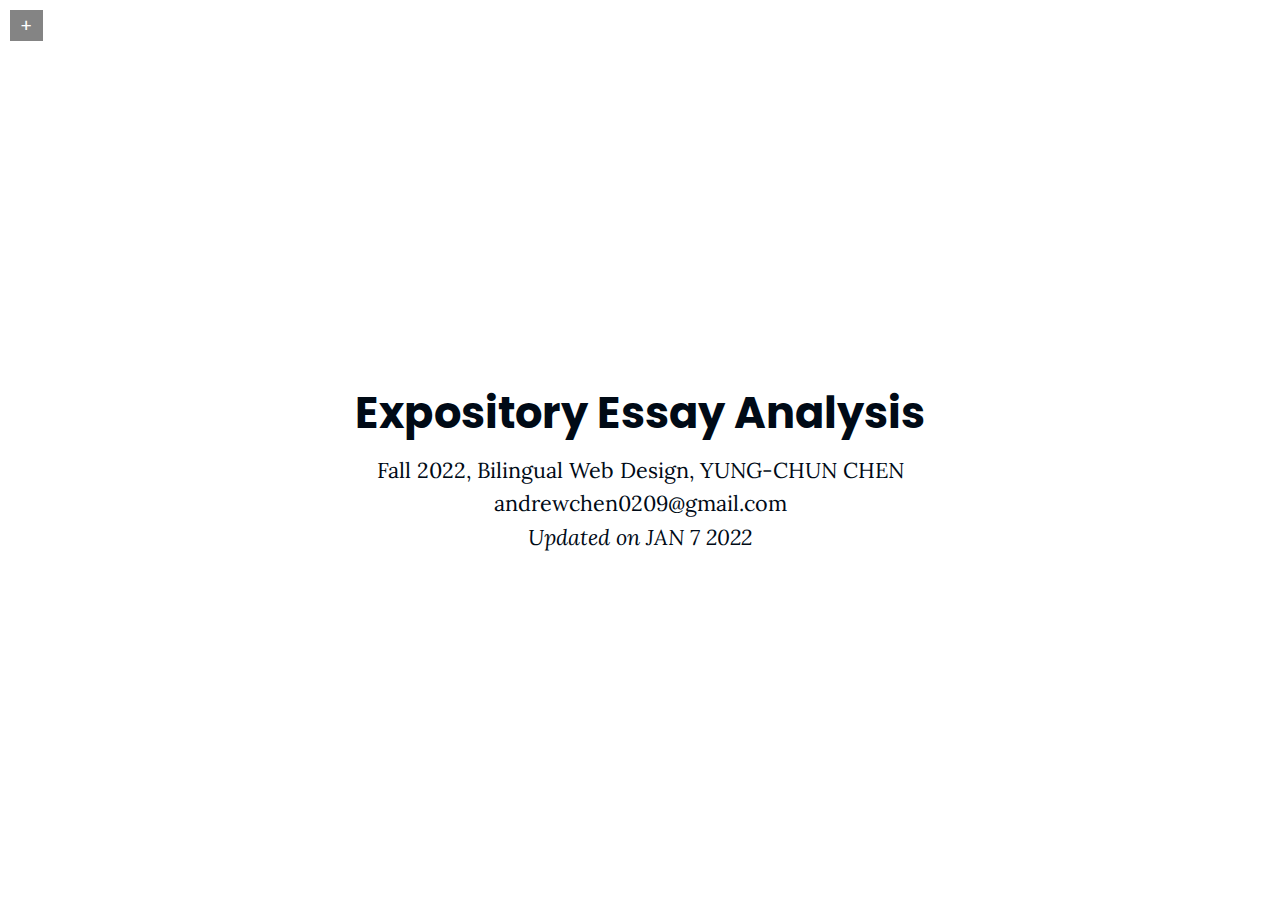
<file: analysis/index.html>
<!DOCTYPE HTML>
<html lang="en-us">
	<head>
		<title>Expository Essay Analysis: Home</title>
		<meta charset="utf-8">
		<link rel="stylesheet" href="style.css">
		<script src="https://code.jquery.com/jquery-3.6.1.min.js"></script>
		<script src="demo.js"></script>
	</head>
	<body>
		<nav>
			<a><span style="display: inline-block;">+</span></a><a href="index.html">Home</a><a href="example.html">Essay Example</a><a href="analysis.html">Structural Analysis</a>
		</nav>
		<article style="text-align: center; position: absolute; width: 100%; top: 50%; transform: translateY(-50%);">
			<h1>Expository Essay Analysis</h1>
            <p>Fall 2022, Bilingual Web Design, YUNG-CHUN CHEN<br/>
                andrewchen0209@gmail.com
            </p>
            <p><em>Updated on JAN 7 2022</em></p>
		</article>
	</body>
</html>
</file>
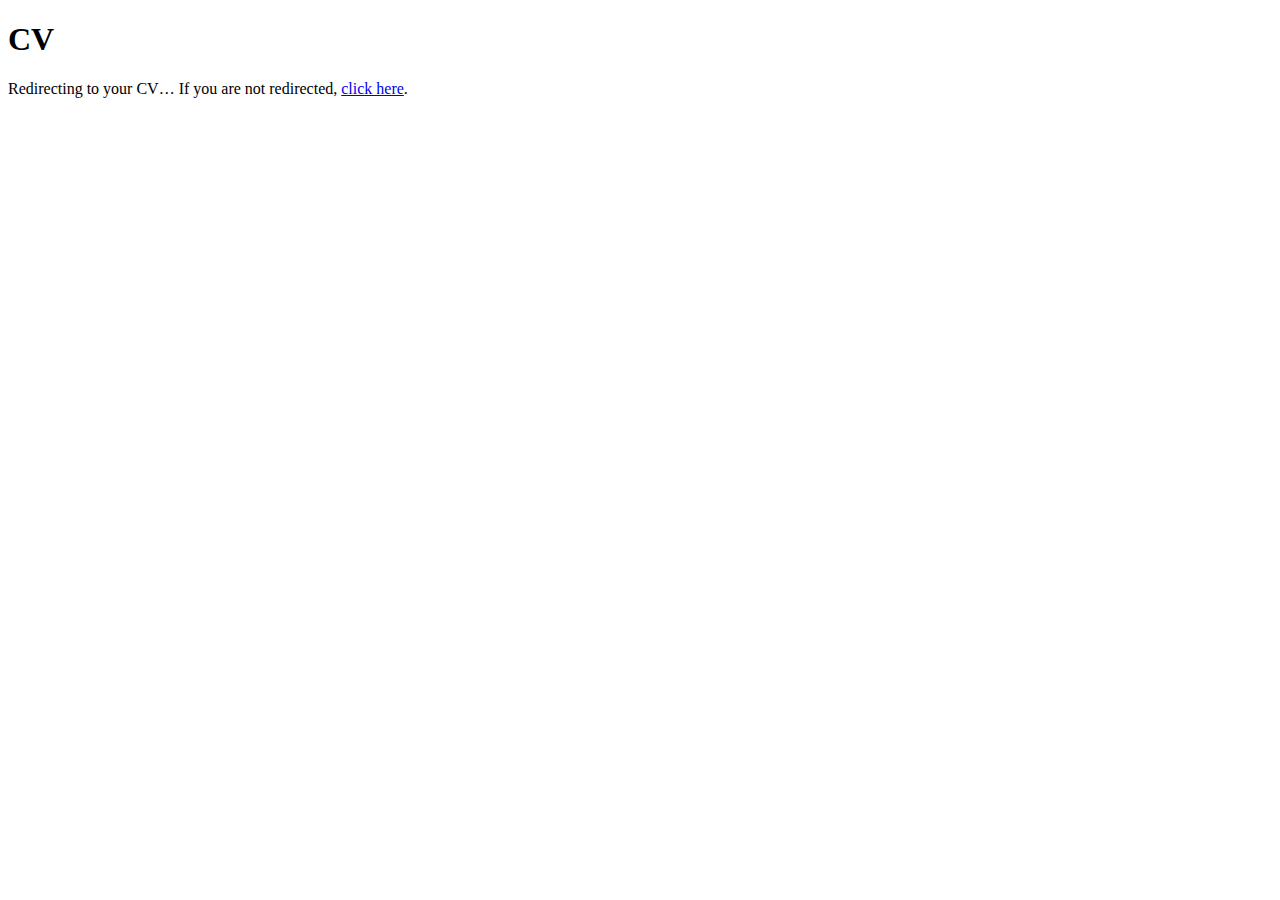
<file: cv/index.html>
<!doctype html>
<html lang="en">
  <head>
    <meta charset="utf-8">
    <title>CV</title>
    <meta http-equiv="refresh" content="0; url=../assets/cv.pdf">
    <link rel="canonical" href="../assets/cv.pdf">
  </head>
  <body>
    <main>
      <h1>CV</h1>
      <p>Redirecting to your CV… If you are not redirected, 
        <a href="../assets/cv.pdf" target="_blank" rel="noopener">click here</a>.
      </p>
    </main>
  </body>
</html>
</file>
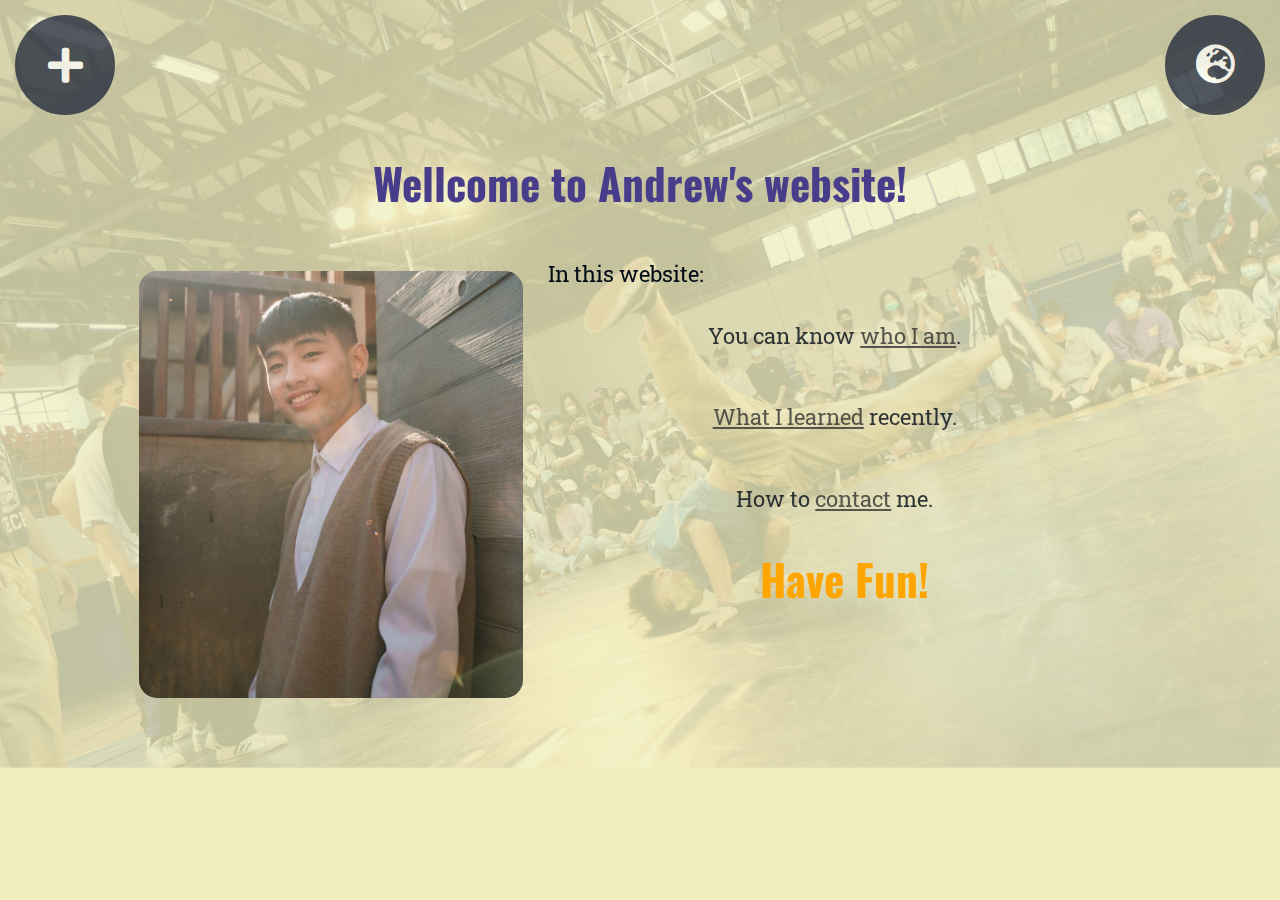
<file: personal/index.html>
<!DOCTYPE html>
<html lang="en">

<head>
    <title>Autobiography: Home</title>
    <meta charset="utf-8">
    <link rel="stylesheet" href="./style.css">
    <link rel='stylesheet' href='https://fonts.googleapis.com/css2?family=Poppins:wght@600&display=swap'>
    <link rel='stylesheet' href='https://cdnjs.cloudflare.com/ajax/libs/font-awesome/5.15.2/css/all.min.css'>
    <script src="https://code.jquery.com/jquery-3.6.1.min.js"></script>
    <link rel="icon" href="./img/indexicon.png" type="image/x-icon">
    <style>
        section > p{
            background-color: transparent;
            opacity: 1;
        }
    </style>
</head>

<body>
    <img src="./img/Background.jpg" />
    <div class="menu">
        <a href="index.html"><i class="fas fa-home"></i></a>
        <a href="autobiography.html"><i class="fas fa-user"></i></a>
        <a href="gameIntro.html"><i class="fas fa-gamepad"></i></a>
        <a href="info.html"><i class="fas fa-info"></i></a>
        <button id="toggle-btn">
            <i class="fas fa-plus"></i>
        </button>
        <button id="translate-btn">
            <span class="ch"><i class="fas fa-globe-asia"></i></span>
            <span class="en"><i class="fas fa-globe-europe"></i></span>
        </button>
        <button id="backToTop-btn">
            <i class="fas fa-chevron-up"></i>
        </button>
    </div>
    <article style="position: absolute;
    width: 100%; top: 20%; transform: translateY(-10%);">
        <section style="text-align: center;">
            <h1 style="color: darkslateblue; " class="en">Wellcome to Andrew's website!</h1>
            <h1 style="color: darkslateblue; " class="ch">歡迎來到駿的網站!</h1>
        </section>
        <section class="ch">
            <figure style="padding: 5vh 0; float: left; margin-right: 2vw;">
                <img class="me" src="./img/auto2.jpg">
            </figure>
            <br>
            在這個網站裡: <br>
            <p style="text-indent: 0%; padding: 2%; text-align: center;">
                你可以知道<a href="./autobiography.html">我是誰</a>.<br>
            </p>
            <p style="text-indent: 0%; padding: 2%; text-align: center;">
                我最近<a href="./gameIntro.html">學了甚麼</a><br>
            </p>
            <p style="text-indent: 0%; padding: 2%; text-align: center;">
                如何<a href="./info.html">聯絡</a>我<br>
            </p>
        </section>
        <section class="en">
            <figure style="padding: 5vh 0; float: left; margin-right: 2vw;">
                <img class="me" src="./img/auto2.jpg">
            </figure>
            <br>
            In this website: <br>
            <p style="text-indent: 0%; padding: 2%; text-align: center;">
                You can know <a href="./autobiography.html">who I am</a>.<br>
            </p>
            <p style="text-indent: 0%; padding: 2%; text-align: center;">
                <a href="./gameIntro.html">What I learned</a> recently.<br>
            </p>
            <p style="text-indent: 0%; padding: 2%; text-align: center;">
                How to <a href="./info.html">contact</a> me.<br>
            </p>
        </section>
        <section style="text-align: center;" class="en">
            <h1 style="color: orange; ">Have Fun!</h1>
        </section>
        <section style="text-align: center;" class="ch">
            <!-- 這句翻很爛但我想不到更好的 -->
            <h1 style="color: orange; ">玩得開心~</h1>
        </section>
    </article>

</body>
<script src="./script.js"></script>
</html>
</file>
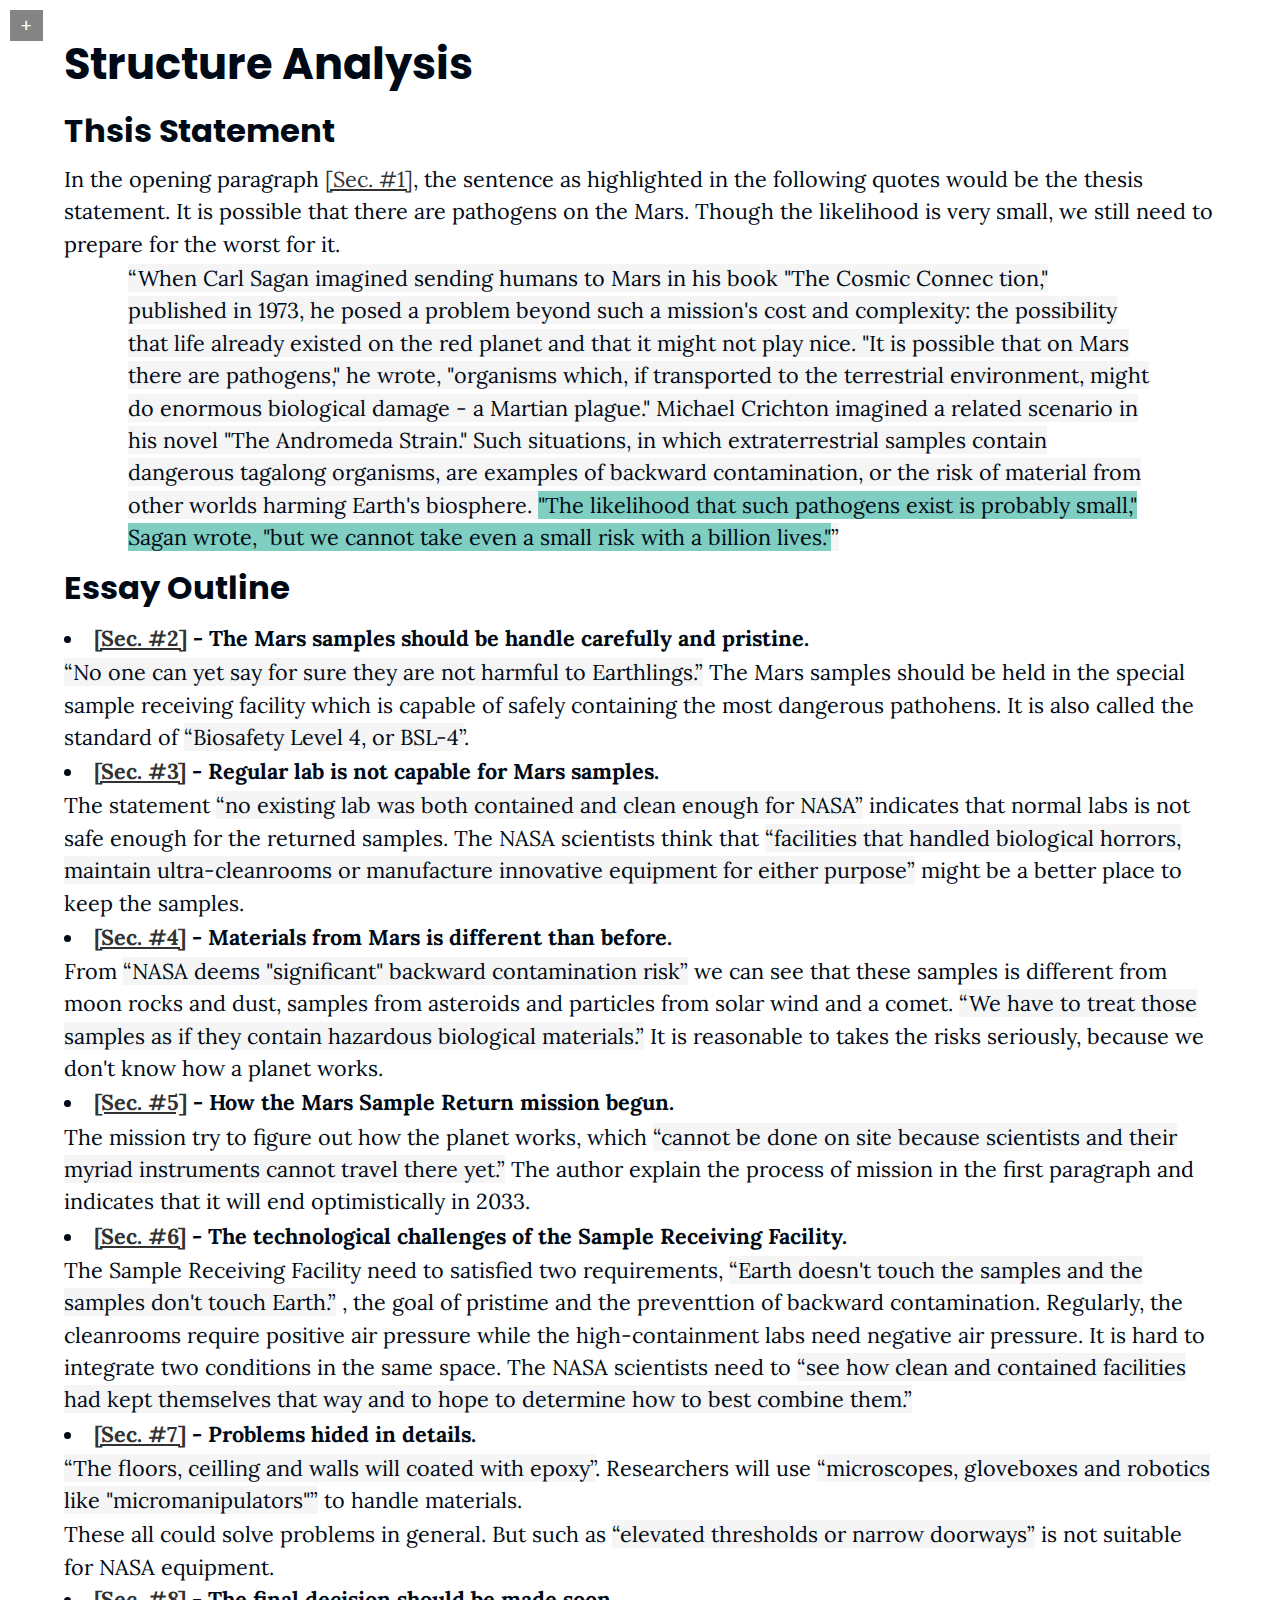
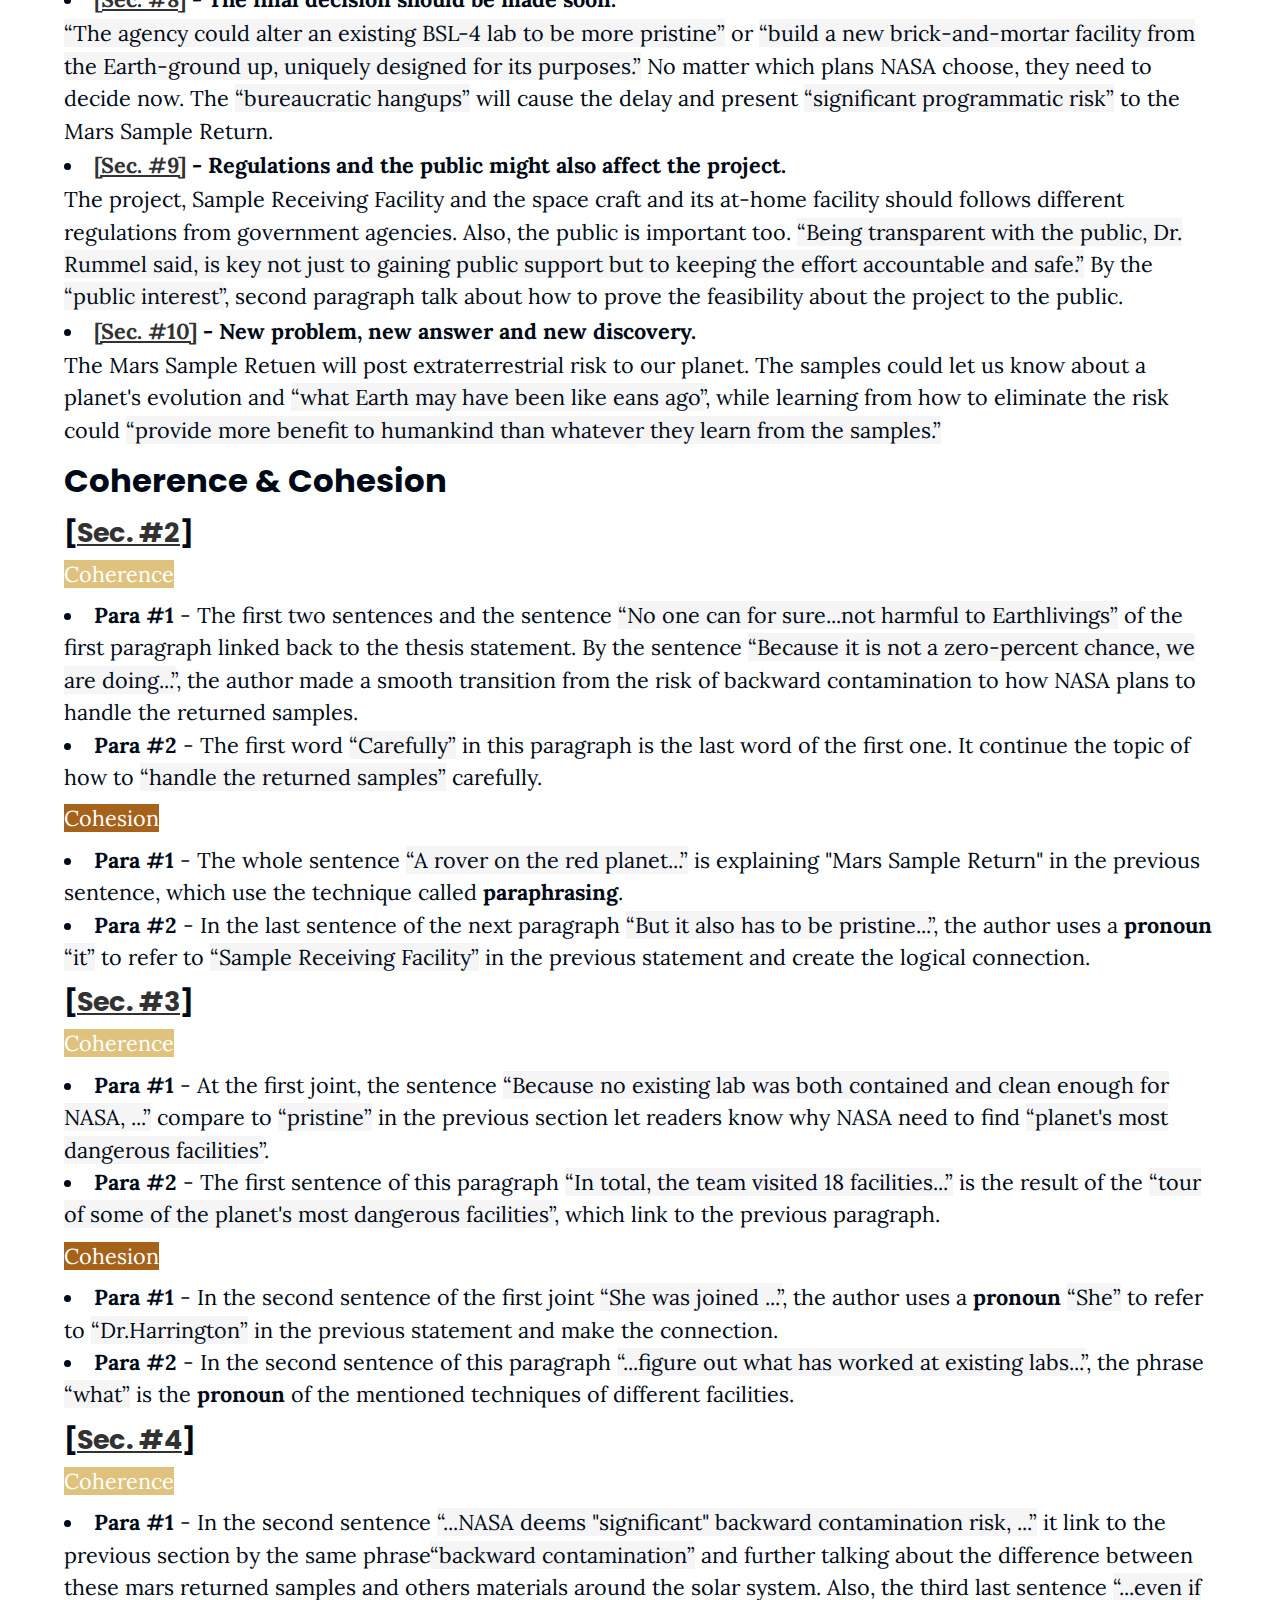
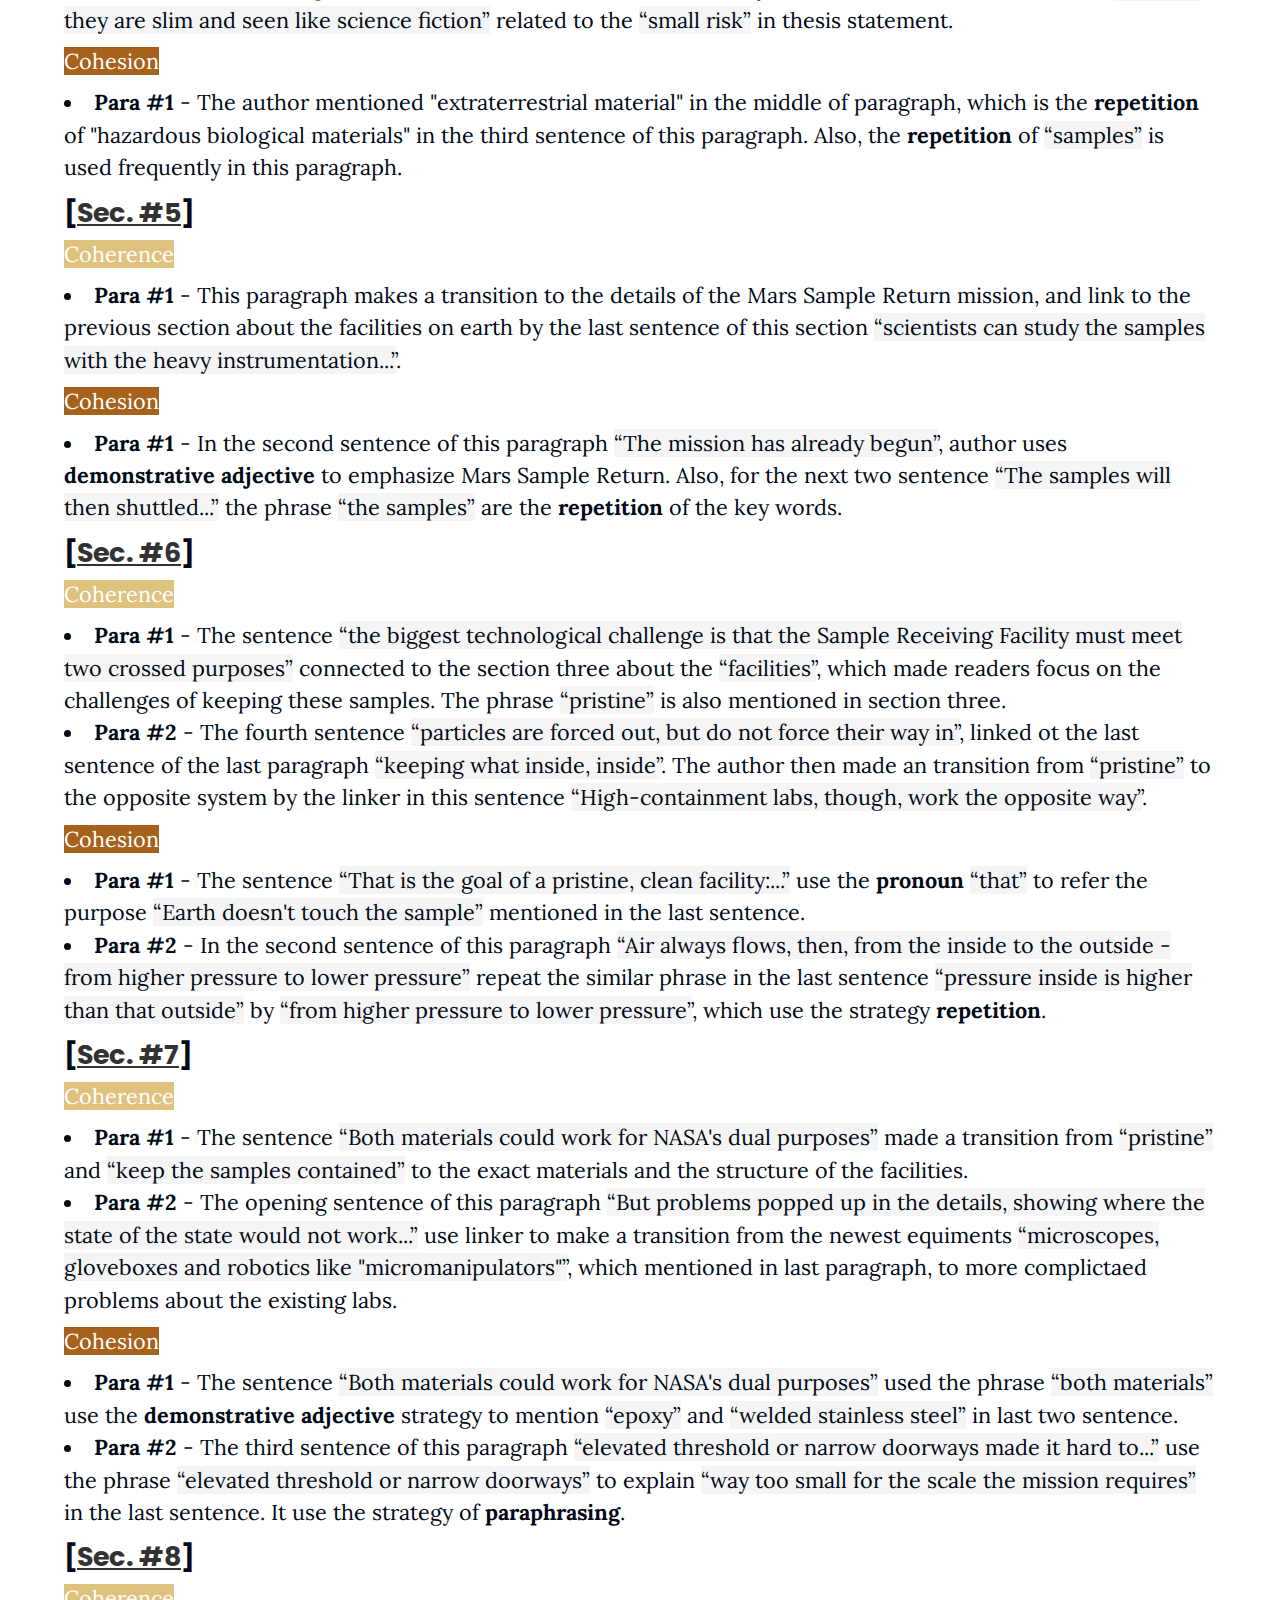
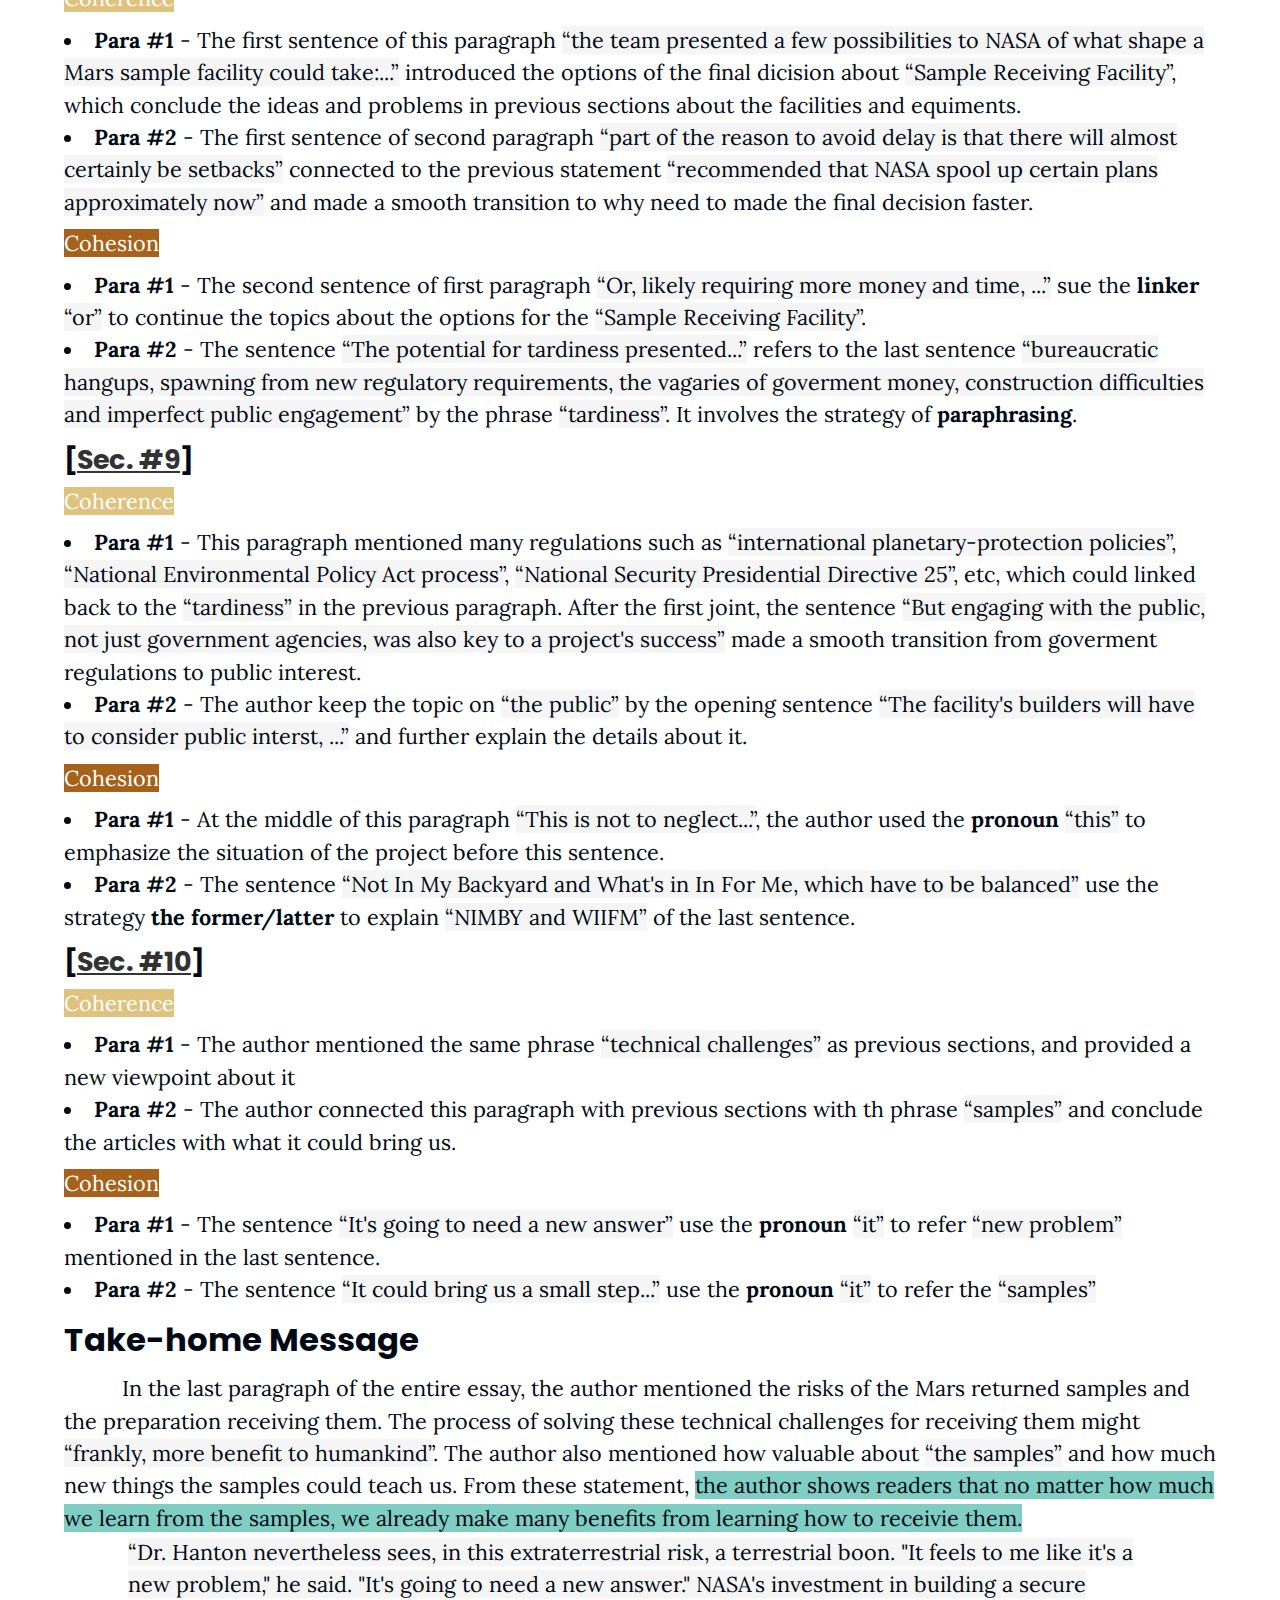
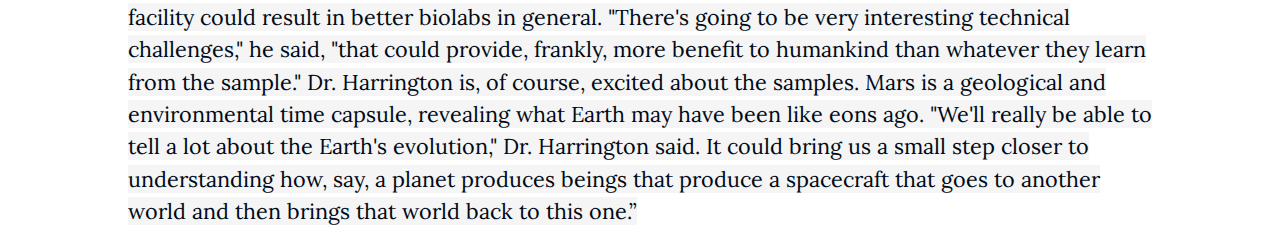
<file: analysis/analysis.html>
<!DOCTYPE HTML>
<html lang="en-us">
	<head>
		<title>Expository Essay Analysis: Analysis</title>
		<meta charset="utf-8">
		<link rel="stylesheet" href="style.css">
		<script src="https://code.jquery.com/jquery-3.6.1.min.js"></script>
		<script src="demo.js"></script>
		<style>
			q {
				background-color: #f5f5f5;
			}

			p.quote {
				text-indent: unset;
				padding: 0 5vw;
			}

			p.cc {
				text-indent: unset;
				width: fit-content;
			}

			ul {
				margin: 1vh 0;
				list-style-position: inside;
			}
		</style>
	</head>
	<body>
		<nav>
			<a><span>+</span></a><a href="index.html">Home</a><a href="example.html">Essay Example</a><a href="analysis.html">Structural Analysis</a>
		</nav>
		<article>
			<h1>Structure Analysis</h1>
			<section>
				<h2>Thsis Statement</h2>
            In the opening paragraph <a href="example.html#sec1">[Sec. #1]</a>, the sentence as highlighted in the following quotes would be the thesis statement. It is possible that there are pathogens on the Mars. Though the likelihood is very small, we still need to prepare for the worst for it.

            <p class="quote"><q>When Carl Sagan imagined sending humans to Mars in his book "The Cosmic Connec tion," published in 1973, he posed a problem beyond such a mission's cost and complexity: the possibility that life already existed on the red planet and that it might not play nice. "It is possible that on Mars there are pathogens," he wrote, "organisms which, if transported to the terrestrial environment, might do enormous biological damage - a Martian plague." Michael Crichton imagined a related scenario in his novel "The Andromeda Strain." Such situations, in which extraterrestrial samples contain dangerous tagalong organisms, are examples of backward contamination, or the risk of material from other worlds harming Earth's biosphere. <span style="background-color: #80cdc1;">"The likelihood that such pathogens exist is probably small," Sagan wrote, "but we cannot take even a small risk with a billion lives."</span></q></p>
			</section>
			<section>
				<h2>Essay Outline</h2>
				<ul> <!-- Unordered list -->
					<li><b><a href="example.html#sec2">[Sec. #2]</a> - The Mars samples should be handle carefully and pristine.</b>
						<p><q>No one can yet say for sure they are not harmful to Earthlings.</q> The Mars samples should be held in the special sample receiving facility which is capable of safely containing the most dangerous pathohens. It is also called the standard of <q>Biosafety Level 4, or BSL-4</q>. </p>
					</li>
					<li><b><a href="example.html#sec3">[Sec. #3]</a> - Regular lab is not capable for Mars samples.</b>
						<p>The statement <q>no existing lab was both contained and clean enough for NASA</q> indicates that normal labs is not safe enough for the returned samples. The NASA scientists think that <q>facilities that handled biological horrors, maintain ultra-cleanrooms or manufacture innovative equipment for either purpose</q> might be a better place to keep the samples.</p>
					</li>
					<li><b><a href="example.html#sec4">[Sec. #4]</a> - Materials from Mars is different than before.</b>
						<p>From <q>NASA deems "significant" backward contamination risk</q> we can see that these samples is different from moon rocks and dust, samples from asteroids and particles from solar wind and a comet. <q>We have to treat those samples as if they contain hazardous biological materials.</q> It is reasonable to takes the risks seriously, because we don't know how a planet works.</p>
					</li>
					<li><b><a href="example.html#sec5">[Sec. #5]</a> - How the Mars Sample Return mission begun.</b>
						<p>The mission try to figure out how the planet works, which <q>cannot be done on site because scientists and their myriad instruments cannot travel there yet.</q> The author explain the process of mission in the first paragraph and indicates that it will end optimistically in 2033.</p>
					</li>
					<li><b><a href="example.html#sec6">[Sec. #6]</a> - The technological challenges of the Sample Receiving Facility.</b>
						<p>The Sample Receiving Facility need to satisfied two requirements, <q>Earth doesn't touch the samples and the samples don't touch Earth.</q> , the goal of pristime and the preventtion of backward contamination. Regularly, the cleanrooms require positive air pressure while the high-containment labs need negative air pressure. It is hard to integrate two conditions in the same space. The NASA scientists need to <q>see how clean and contained facilities had kept themselves that way and to hope to determine how to best combine them.</q></p>
					</li>
					<li><b><a href="example.html#sec7">[Sec. #7]</a> - Problems hided in details.</b>
						<p><q>The floors, ceilling and walls will coated with epoxy</q>. Researchers will use <q>microscopes, gloveboxes and robotics like "micromanipulators"</q> to handle materials.</p> These all could solve problems in general. But such as <q>elevated thresholds or narrow doorways</q> is not suitable for NASA equipment.
					</li>
					<li><b><a href="example.html#sec8">[Sec. #8]</a> - The final decision should be made soon.</b>
						<p><q>The agency could alter an existing BSL-4 lab to be more pristine</q> or <q>build a new brick-and-mortar facility from the Earth-ground up, uniquely designed for its purposes.</q> No matter which plans NASA choose, they need to decide now. The <q>bureaucratic hangups</q> will cause the delay and present <q>significant programmatic risk</q> to the Mars Sample Return.</p>
					</li>
					<li><b><a href="example.html#sec9">[Sec. #9]</a> - Regulations and the public might also affect the project.</b>
						<p>The project, Sample Receiving Facility and the space craft and its at-home facility should follows different regulations from government agencies. Also, the public is important too. <q>Being transparent with the public, Dr. Rummel said, is key not just to gaining public support but to keeping the effort accountable and safe.</q> By the <q>public interest</q>, second paragraph talk about how to prove the feasibility about the project to the public.</p>
					</li>
					<li><b><a href="example.html#sec10">[Sec. #10]</a> - New problem, new answer and new discovery.</b>
						<p>The Mars Sample Retuen will post extraterrestrial risk to our planet. The samples could let us know about a planet's evolution and <q>what Earth may have been like eans ago</q>, while learning from how to eliminate the risk could <q>provide more benefit to humankind than whatever they learn from the samples.</q></p>
					</li>
				</ul>
			</section>
			<section>
				<h2>Coherence & Cohesion</h2>
				<h3>[<a href="example.html#sec2">Sec. #2</a>]</h3>
				<p class="cc"><span style="background-color: #dfc27d; color: white;">Coherence</span></p>
				<ul>
					<li><b>Para #1</b> - The first two sentences and the sentence <q>No one can for sure...not harmful to Earthlivings</q> of the first paragraph linked back to the thesis statement. By the sentence <q>Because it is not a zero-percent chance, we are doing...</q>, the author made a smooth transition from the risk of backward contamination to how NASA plans to handle the returned samples.</li>
					<li><b>Para #2</b> - The first word <q>Carefully</q> in this paragraph is the last word of the first one. It continue the topic of how to <q>handle the returned samples</q> carefully.</li>
				</ul>
				<p class="cc"><span style="background-color: #a6611a; color: white;">Cohesion</span></p>
				<ul>
					<li><b>Para #1</b> - The whole sentence <q>A rover on the red planet...</q> is explaining "Mars Sample Return" in the previous sentence, which use the technique called <b>paraphrasing</b>.</li>
					<li><b>Para #2</b> - In the last sentence of the next paragraph <q>But it also has to be pristine...</q>, the author uses a <b>pronoun</b> <q>it</q> to refer to <q>Sample Receiving Facility</q> in the previous statement and create the logical connection.</li>
				</ul>
            <h3>[<a href="example.html#sec3">Sec. #3</a>]</h3>
				<p class="cc"><span style="background-color: #dfc27d; color: white;">Coherence</span></p>
				<ul>
					<li><b>Para #1</b> - At the first joint, the sentence <q>Because no existing lab was both contained and clean enough for NASA, ...</q> compare to <q>pristine</q> in the previous section let readers know why NASA need to find <q>planet's most dangerous facilities</q>.</li>
					<li><b>Para #2</b> - The first sentence of this paragraph <q>In total, the team visited 18 facilities...</q> is the result of the <q>tour of some of the planet's most dangerous facilities</q>, which link to the previous paragraph.</li>
				</ul>
				<p class="cc"><span style="background-color: #a6611a; color: white;">Cohesion</span></p>
				<ul>
					<li><b>Para #1</b> - In the second sentence of the first joint <q>She was joined ...</q>, the author uses a <b>pronoun</b> <q>She</q> to refer to <q>Dr.Harrington</q> in the previous statement and make the connection.</li>
					<li><b>Para #2</b> - In the second sentence of this paragraph <q>...figure out what has worked at existing labs...</q>, the phrase <q>what</q> is the <b>pronoun</b> of the mentioned techniques of different facilities.</li>
				</ul>
            <h3>[<a href="example.html#sec4">Sec. #4</a>]</h3>
				<p class="cc"><span style="background-color: #dfc27d; color: white;">Coherence</span></p>
				<ul>
					<li><b>Para #1</b> - In the second sentence <q>...NASA deems "significant" backward contamination risk, ...</q> it link to the previous section by the same phrase<q>backward contamination</q> and further talking about the difference between these mars returned samples and others materials around the solar system. Also, the third last sentence <q>...even if they are slim and seen like science fiction</q> related to the <q>small risk</q> in thesis statement.</li>
				</ul>
				<p class="cc"><span style="background-color: #a6611a; color: white;">Cohesion</span></p>
				<ul>
					<li><b>Para #1</b> - The author mentioned "extraterrestrial material" in the middle of paragraph, which is the <b>repetition</b> of "hazardous biological materials" in the third sentence of this paragraph. Also, the <b>repetition</b> of <q>samples</q> is used frequently in this paragraph.</li>
				</ul>
            <h3>[<a href="example.html#sec5">Sec. #5</a>]</h3>
				<p class="cc"><span style="background-color: #dfc27d; color: white;">Coherence</span></p>
				<ul>
					<li><b>Para #1</b> - This paragraph makes a transition to the details of the Mars Sample Return mission, and link to the previous section about the facilities on earth by the last sentence of this section <q>scientists can study the samples with the heavy instrumentation...</q>.</li>
				</ul>
				<p class="cc"><span style="background-color: #a6611a; color: white;">Cohesion</span></p>
				<ul>
					<li><b>Para #1</b> - In the second sentence of this paragraph <q>The mission has already begun</q>, author uses <b>demonstrative adjective</b> to emphasize Mars Sample Return. Also, for the next two sentence <q>The samples will then shuttled...</q> the phrase <q>the samples</q> are the <b>repetition</b> of the key words.</li>
				</ul>
            <h3>[<a href="example.html#sec6">Sec. #6</a>]</h3>
				<p class="cc"><span style="background-color: #dfc27d; color: white;">Coherence</span></p>
				<ul>
					<li><b>Para #1</b> - The sentence <q>the biggest technological challenge is that the Sample Receiving Facility must meet two crossed purposes</q> connected to the section three about the <q>facilities</q>, which made readers focus on the challenges of keeping these samples. The phrase <q>pristine</q> is also mentioned in section three.</li>
					<li><b>Para #2</b> - The fourth sentence <q>particles are forced out, but do not force their way in</q>, linked ot the last sentence of the last paragraph <q>keeping what inside, inside</q>. The author then made an transition from <q>pristine</q> to the opposite system by the linker in this sentence <q>High-containment labs, though, work the opposite way</q>.</li>
				</ul>
				<p class="cc"><span style="background-color: #a6611a; color: white;">Cohesion</span></p>
				<ul>
					<li><b>Para #1</b> - The sentence <q>That is the goal of a pristine, clean facility:...</q> use the <b>pronoun</b> <q>that</q> to refer the purpose <q>Earth doesn't touch the sample</q> mentioned in the last sentence.</li>
					<li><b>Para #2</b> - In the second sentence of this paragraph <q>Air always flows, then, from the inside to the outside - from higher pressure to lower pressure</q> repeat the similar phrase in the last sentence <q>pressure inside is higher than that outside</q> by <q>from higher pressure to lower pressure</q>, which use the strategy <b>repetition</b>.</li>
				</ul>
            <h3>[<a href="example.html#sec7">Sec. #7</a>]</h3>
				<p class="cc"><span style="background-color: #dfc27d; color: white;">Coherence</span></p>
				<ul>
					<li><b>Para #1</b> - The sentence <q>Both materials could work for NASA's dual purposes</q> made a transition from <q>pristine</q> and <q>keep the samples contained</q> to the exact materials and the structure of the facilities.</li>
					<li><b>Para #2</b> - The opening sentence of this paragraph <q>But problems popped up in the details, showing where the state of the state would not work...</q> use linker to make a transition from the newest equiments <q>microscopes, gloveboxes and robotics like "micromanipulators"</q>, which mentioned in last paragraph, to more complictaed problems about the existing labs.</li>
				</ul>
				<p class="cc"><span style="background-color: #a6611a; color: white;">Cohesion</span></p>
				<ul>
					<li><b>Para #1</b> - The sentence <q>Both materials could work for NASA's dual purposes</q> used the phrase <q>both materials</q> use the <b>demonstrative adjective</b> strategy to mention <q>epoxy</q> and <q>welded stainless steel</q> in last two sentence.</li>
					<li><b>Para #2</b> - The third sentence of this paragraph <q>elevated threshold or narrow doorways made it hard to...</q> use the phrase <q>elevated threshold or narrow doorways</q> to explain <q>way too small for the scale the mission requires</q> in the last sentence. It use the strategy of <b>paraphrasing</b>.</li>
				</ul>
            <h3>[<a href="example.html#sec8">Sec. #8</a>]</h3>
				<p class="cc"><span style="background-color: #dfc27d; color: white;">Coherence</span></p>
				<ul>
					<li><b>Para #1</b> - The first sentence of this paragraph <q>the team presented a few possibilities to NASA of what shape a Mars sample facility could take:...</q> introduced the options of the final dicision about <q>Sample Receiving Facility</q>, which conclude the ideas and problems in previous sections about the facilities and equiments.</li>
					<li><b>Para #2</b> - The first sentence of second paragraph <q>part of the reason to avoid delay is that there will almost certainly be setbacks</q> connected to the previous statement <q>recommended that NASA spool up certain plans approximately now</q> and made a smooth transition to why need to made the final decision faster.</li>
				</ul>
				<p class="cc"><span style="background-color: #a6611a; color: white;">Cohesion</span></p>
				<ul>
					<li><b>Para #1</b> - The second sentence of first paragraph <q>Or, likely requiring more money and time, ...</q> sue the <b>linker</b> <q>or</q> to continue the topics about the options for the <q>Sample Receiving Facility</q>.</li>
					<li><b>Para #2</b> - The sentence <q>The potential for tardiness presented...</q> refers to the last sentence <q>bureaucratic hangups, spawning from new regulatory requirements, the vagaries of goverment money, construction difficulties and imperfect public engagement</q> by the phrase <q>tardiness</q>. It involves the strategy of <b>paraphrasing</b>.</li>
				</ul>
            <h3>[<a href="example.html#sec9">Sec. #9</a>]</h3>
				<p class="cc"><span style="background-color: #dfc27d; color: white;">Coherence</span></p>
				<ul>
					<li><b>Para #1</b> - This paragraph mentioned many regulations such as <q>international planetary-protection policies</q>, <q>National Environmental Policy Act process</q>, <q>National Security Presidential Directive 25</q>, etc, which could linked back to the <q>tardiness</q> in the previous paragraph. After the first joint, the sentence <q>But engaging with the public, not just government agencies, was also key to a project's success</q> made a smooth transition from goverment regulations to public interest.</li>
					<li><b>Para #2</b> - The author keep the topic on <q>the public</q> by the opening sentence <q>The facility's builders will have to consider public interst, ...</q> and further explain the details about it.</li>
				</ul>
				<p class="cc"><span style="background-color: #a6611a; color: white;">Cohesion</span></p>
				<ul>
					<li><b>Para #1</b> - At the middle of this paragraph <q>This is not to neglect...</q>, the author used the <b>pronoun</b> <q>this</q> to emphasize the situation of the project before this sentence.</li>
					<li><b>Para #2</b> - The sentence <q>Not In My Backyard and What's in In For Me, which have to be balanced</q> use the strategy <b>the former/latter</b> to explain <q>NIMBY and WIIFM</q> of the last sentence.</li>
				</ul>
            <h3>[<a href="example.html#sec10">Sec. #10</a>]</h3>
				<p class="cc"><span style="background-color: #dfc27d; color: white;">Coherence</span></p>
				<ul>
					<li><b>Para #1</b> - The author mentioned the same phrase <q>technical challenges</q> as previous sections, and provided a new viewpoint about it</li>
					<li><b>Para #2</b> - The author connected this paragraph with previous sections with th phrase <q>samples</q> and conclude the articles with what it could bring us.</li>
				</ul>
				<p class="cc"><span style="background-color: #a6611a; color: white;">Cohesion</span></p>
				<ul>
					<li><b>Para #1</b> - The sentence <q>It's going to need a new answer</q> use the <b>pronoun</b> <q>it</q> to refer <q>new problem</q> mentioned in the last sentence.</li>
					<li><b>Para #2</b> - The sentence <q>It could bring us a small step...</q> use the <b>pronoun</b> <q>it</q> to refer the <q>samples</q></li>
				</ul>
			</section>
			<section>
				<h2>Take-home Message</h2>
				<p>In the last paragraph of the entire essay, the author mentioned the risks of the Mars returned samples and the preparation  receiving them. The process of solving these technical challenges for receiving them might <q>frankly, more benefit to humankind</q>. The author also mentioned how valuable about <q>the samples</q> and how much new things the samples could teach us. From these statement, <span style="background-color: #80cdc1;">the author shows readers that no matter how much we learn from the samples, we already make many benefits from learning how to receivie them.</span></p>
            <p class="quote"><q>Dr. Hanton nevertheless sees, in this extraterrestrial risk, a terrestrial boon. "It feels to me 
                like it's a new problem," he said. "It's going to need a new answer." NASA's investment in building a secure facility could result in better biolabs in general. "There's going to be very interesting technical challenges," he said, "that could provide, frankly, more benefit to humankind than whatever they learn from the sample." Dr. Harrington is, of course, excited about the samples. Mars is a geological and environmental time capsule, revealing what Earth may have been like eons ago. "We'll really be able to tell a lot about the Earth's evolution," Dr. Harrington said. It could bring us a small step closer to understanding how, say, a planet produces beings that produce a spacecraft that goes to another world and then brings that world back to this one.</q></p>
			</section>
		</article>
	</body>
</html>
</file>
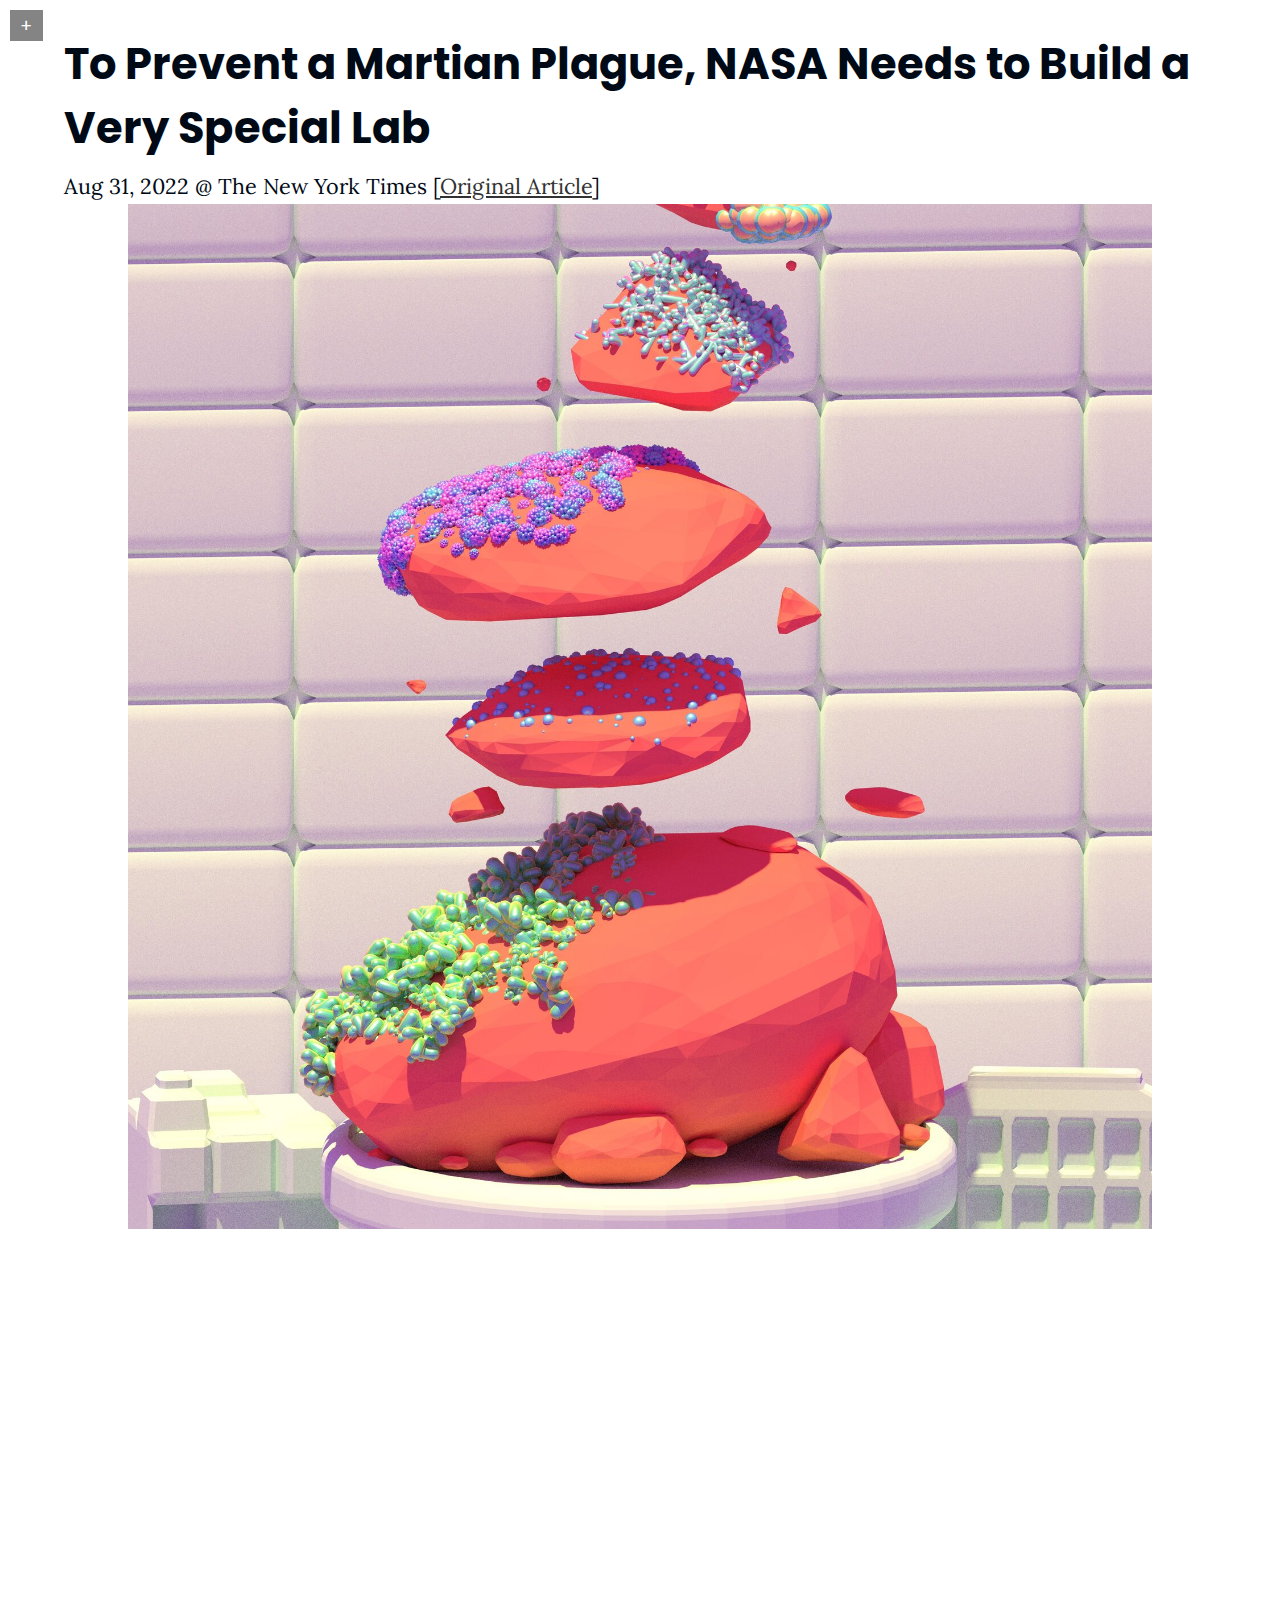
<file: analysis/example.html>
<!DOCTYPE HTML>
<html lang="en-us">
	<head>
		<title>Expository Essay Analysis: Example</title>
		<meta charset="utf-8">
		<link rel="stylesheet" href="style.css">
		<script src="https://code.jquery.com/jquery-3.6.1.min.js"></script>
		<script src="demo.js"></script>
		<script>
			// Pretty much the same as the checkRestoreDIV function in Example 12-3
			function checkRestoreSecs () {
				let vpHeight = $(window).height();
				let scrollTop = $(window).scrollTop();
				let sections = $('article > section');
				sections.each(function (index) {
					// In each(), we can also use "this" to refer to the element
					// that is current taken out of the "sections" variable. Thus,
					// "index" could be redundant with the use of "this"
					let sectionTop = $(this).offset().top;
					if(vpHeight + scrollTop - 100 > sectionTop) {
						//$(this).css('top', 0);
						$(this).animate(
							{top: 0, opacity: 1},
							1000
						);
					}
				});
			}

			window.onload = function () {
				// Run checkRestoreSecs() when the HTML document is fully loaded...
				checkRestoreSecs();
				// Bind the entire document to scrolling events that would trigger checkRestoreSecs()...
				$(document).on('scroll', checkRestoreSecs);
				/* One tricky part that I forgot to explain to you is that you need to run the same binding
				   process that was done in demo.js. The reason is that "window.onload" could only be assigned
				   one function. When assign the current function to "window.onload", the function assigned to
				   "window.onload" previously in demo.js is "overwritten". Thus, to make the special effects on
				   the menu work again, we have to do the same binding process in this function. However, we do
				   not have to repeat the codes for "showHideMenuItems" and "hideMenuItems" in this <script> block,
				   because the two functions are already imported with demo.js.
				*/
				$('nav > a:first-of-type').on('click', showHideMenuItems);
				$(document).on('click', hideMenuItems);
			};
		</script>
		<style>
			article > section {
				position: relative;
				top: 50px;
				opacity: 0;
			}

			span.joint {
				color: #a6611a;
			}

			span.vocab {
				padding: 0 4px;
				border-radius: 2px;
				background-color: #018571;
				color: white;
			}

			span.vocab > span {
				display: none;
				position: fixed;
				top: 50%;
				left: 10px;
				border-radius: 2px;
				background-color: #dfc27d;
				color: #000a16;
				opacity: 0.9;
				text-indent: 0;
			}

			span.vocab:hover > span {
				display: block;
			}
		</style>
	</head>
	<body>
		<nav>
			<a><span>+</span></a><a href="index.html">Home</a><a href="example.html">Essay Example</a><a href="analysis.html">Structural Analysis</a>
		</nav>
		<article>
			<h1>To Prevent a Martian Plague, NASA Needs to Build a Very Special Lab</h1>
            <p>Aug 31, 2022 @ The New York Times [<a href="https://www.nytimes.com/2022/
                08/31/science/nasa-lab-mars.html" target="_blank">Original Article</a>]
            </p>
            <figure style="text-align: center;">
                <img src="img/nytimes.jpg" style="max-width: 80vw;"/>
            </figure>
            <section id="sec1">
                <h3>[Sec. #1]</h3>
                <p>When Carl Sagan imagined sending humans to Mars in his book "The Cosmic Connec  tion," published in 
                    1973, he posed a problem beyond such a mission's cost and complexity:  the possibility that life 
                    already existed on the red planet and that it might not play nice.
                    <span class="joint">▶</span>"It is possible that on Mars there are pathogens," he wrote, "organisms which, if transported to 
                    the terrestrial environment, might do enormous biological damage -   a Martian plague."</p>
                    <p>Michael Crichton imagined a related scenario in his novel "The Andromeda Strain."
                    <span class="joint">▶</span>Such situations, in which <span class="vocab">extraterrestrial<span><b>"extraterrestrial"</b> - of or from outside the earth or its atmosphere</span></span> samples contain dangerous <span class="vocab">tagalong<span><b>"tagalong"</b> - annoying followers</span></span> organisms, are 
                    examples of backward contamination, or the risk of material from other worlds harming Earth's 
                    biosphere.
                    <p>The likelihood that such pathogens exist is probably small," Sagan wrote, "but we cannot take even 
                    a small risk with a billion lives."
                </p>
            </section>
            <section id="sec2">
                <h3>[Sec. #2]</h3>
                <p>Scientists have long considered Sagan's warnings in mostly hypothetical terms. But over the 
                    approaching decade, they will start to act concretely on backward contamination risks. NASA and the 
                    European Space Agency are gearing up for a shared mission called Mars Sample Retu rn. A rover on 
                    the red planet is currently scooping up material that will be collected by other spacecraft and 
                    eventually returned to Earth.
                    <span class="joint">▶</span>No one can say for sure that such material will not contain tiny Martians  . If it does, no one can 
                    yet say for sure they are not harmful to Earthlings.
                    <span class="joint">▶</span>With such concerns in mind, NASA must act as if samples from Mars could spawn the next pandemic. 
                    "Because it is not a zero­ percent chance, we are doing our <span class="vocab">due diligence<span><b>"due diligence"</b> - try very hard to investigate the whole situation</span></span> to make sure that there's 
                    no possibility of contamination," said Andrea Harrington, the Mars sample <span class="vocab">curator<span><b>"curator"</b> - someone in charge</span></span> for NASA. Thus, 
                    the agency plans to handle the returned samples similarly to how the Centers for Disease Control 
                    and Prevention handles ebola: carefully.</p>
                    <p>"Carefully," in this case, means that once the Mars samples drop to Earth, they must be initially 
                    held in a structure called the Sample Receiving Facility. The mission's planners say the structure 
                    should meet a standard known as "Biosafety Level 4," or BSL-4, which means it is capable of safely 
                    containing the most dangerous pathogens known to science. But it also has to be pristine: 
                    functionally, a giant cleanroom that prevents substances on Earth from contaminating the samples 
                    from Mars.
                </p>
            </section>
            <section id="sec3">
                <h3>[Sec. #3]</h3>
                <p>
                    The agency has little time to waste: If the  sample return mission occurs on time -   admittedly a 
                    big "if" -   Mars rocks could land on Earth by the mid 2030s. It could take about as much time to 
                    build a facility that can safely contain the Martian materials, and that is if it is built on 
                    schedule, without disruption from political or public challenges.
                    <span class="joint">▶</span>Because no existing lab was both contained and clean enough for NASA, four scientists, including 
                    Dr. Harrington, went on a tour of some of the  planet's most dangerous facilities. She was joined 
                    by three colleagues, and they called themselves "NASA Tiger Team RAMA." While this <span class="vocab">moniker<span><b>"moniker"</b> - nick name</span></span> sounds 
                    like the name of a military scouting party, it is an acronym out of the first names of the team 
                    members -   Richard Mattingly of NASA's Jet  Propulsion  Laboratory; Andrea Harrington; Michael 
                    Calaway, a contractor for the Johnson Space Center; and Alvin Smith, also of the  Jet  Propulsion 
                    Laboratory.
                    <span class="joint">▶</span>The group visited hot spots like the National Emerging Infectious Diseases Laboratories in Boston, 
                    the  U.S. Army Medical Research Institute of Infectious Diseases at Fort Detrick in Maryland, and 
                    the Centers for Disease Control and Prevention's <span class="vocab">ominously<span><b>"ominously"</b> - suggests that something bad is going to happen</span></span> and vaguely named Building 18 in 
                    Atlanta.</p>
                    <p>In total, the team visited 18 facilities that handled biological horrors, maintain ultra-cleanrooms 
                    or manufacture innovative equipment for either purpose. Members hoped to figure out what has worked 
                    at existing labs and what a NASA facility could appropriate or optimize to keep humanity safe.
                    <span class="joint">▶</span>To scientists like Dr. Harrington, the hurry and hurdles are worth it. "This will be the first 
                    sample return mission from another planet," she said. The first time another world has met humans, 
                    in other words, because humans introduced them.
                </p>
            </section>
            <section id="sec4">
                <h3>[Sec. #4]</h3>
                <p>Materials from around the solar system have come to Earth for study before: moon rocks and dust 
                    from American, Soviet and Chinese missions; samples from two asteroids collected by Japanese 
                    probes; and particles from solar wind and a comet gathered by spacecraft. But Mars presents what 
                    NASA deems "significant" backward contamination risk, so samples from the red planet fall under a 
                    legal category called "Restricted Earth-Return."
                    <span class="joint">▶</span>"We have to treat those samples as if they contain hazardous biological materials;' said Nick 
                    Benardini, the planetary protection officer at  NASA. Dr. Benardini oversees policies and programs 
                    that try to prevent Earth's microbes from contaminating planets or moons in our solar system and 
                    extraterrestrial material from hurting Earth.
                    <span class="joint">▶</span>John Rummel, who served two <span class="vocab">stints<span><b>"stint"</b> - job</span></span> in the office between 1987 and 2008, thinks it is right for the 
                    space agency to take the risks seriously, even if they are slim and seem like science fiction. 
                    "There are significant unknowns with respect to the biological potential," he said. "A place like 
                    Mars is a planet. We don't know how it works."
                </p>
            </section>
            <section  id="sec5">
                <h3>[Sec. #5]</h3>
                <p>Part of the  point of Mars Sample Return is, of course, to figure out how the planet works -   
                    something that cannot be properly done on site because scientists and their <span class="vocab">myriad<span><b>"myriad"</b> - a very large number of something</span></span> instruments 
                    cannot travel there yet. The mission has already begun. NASA's Perseverance spacecraft, which 
                    arrived on Mars in 2021, is gathering and caching samples for future pickup. The samples will then 
                    be shuttled by the same rover or a robotic helicopter to a lander with a rocket. The rocket will 
                    then shoot them to Mars orbit, where a European-built spacecraft will catch the material and fly it 
                    back toward Earth.
                    <span class="joint">▶</span>Once the spacecraft approaches this pale blue dot, optimistically in 2033, the  samples will fall 
                    to the desert of the  expansive Utah Test and Training Range, Earth's own Martian landscape. Then, 
                    scientists can study the samples with the heavy instrumentation that Earth labs allow.

                </p>
            </section>
            <section  id="sec6">
                <h3>[Sec. #6]</h3>
                <p>
                    Tiger Team RAMA's job was to figure out how to make the risk of contamination more of an 
                    opportunity than a problem. Their goal was to research what existing contained and clean facilities 
                    offered and what the space agency might have to invent.
                    <span class="joint">▶</span>"We wanted to understand what the state of the  state was," Dr. Harrington said.
                    To find out, the team visited seven high-containment labs in the United States, one in Britain and 
                    one in Singapore as well as super­ clean space labs in Japan and Europe. They also visited 
                    manufacturers of equipment in these facilities, and those of modular labs.
                    <span class="joint">▶</span>The biggest technological challenge is that the Sample Receiving Facility must meet two crossed 
                    purposes. "Earth doesn't touch the sample;' Dr. Meyer said. That is the goal of a pristine, clean 
                    facility: Keeping substances on Earth from contaminating Martian materials and from giving false 
                    signals to scientific studies.
                    <span class="joint">▶</span>"And the samples don't touch Earth," he continued -   the backward contamination. The function of a 
                    high-containment lab: keeping what is inside, inside.</p>
                    <p>Cleanrooms require positive air pressure, which means the pressure inside is higher than that 
                    outside. Air always flows, then, from the inside to the outside -   from higher pressure to lower 
                    pressure. It's just what air does, because physics. Particles are forced out, but do not force 
                    their way in.
                    <span class="joint">▶</span>High-containment labs, though, work the opposite way. They maintain negative air pressure, with 
                    lower pressure inside their walls than outside. Particles can waft in, but they cannot sneak out.
                    <span class="joint">▶</span>NASA needs both positive-pressure space to keep the samples clean and negative-pressure space to 
                    keep the samples contained. It  is hard to integrate those conditions into the same physical space. 
                    It  may require creative, concentric structures and sophisticated <span class="vocab">ventilation<span><b>"ventilation"</b> - circulation of air</span></span> systems. No lab on 
                    Earth has done it at the scale Mars Sample Return requires because no lab has ever needed to. 
                    "We're not surprised that this doesn't exist;' Dr. Harrington said.
                    <span class="joint">▶</span>The best Tiger Team RAMA could do was to see how clean and contained facilities had kept themselves 
                    that way and to hope to determine how to best combine them.
                    <span class="joint">▶</span>Inside the BSL-4 labs the team visited, high efficiency particulate air, or HEPA, filters were 
                    ubiquitous. The team learned about sterilization practices, like bathing instruments in gaseous 
                    hydrogen peroxide vapors, which killed contaminants on a surface. Work still must be done to find 
                    the right way to <span class="vocab">sterilize<span><b>"sterilize"</b> - to deprive the power of reproducing through surgery</span></span> the alien material. "Research to understand decontamination, in the 
                    context of these samples, is currently underway," Dr. Harrington said.
                    

                </p>
            </section>
            <section  id="sec7">
                <h3>[Sec. #7]</h3>
                <p>
                    In terms of structure, the Sample Receiving Facility could have floors, ceilings and walls coated 
                    with epoxy, like BSL-4 labs and cleanrooms sometimes do. The pristine room where scientists 
                    constructed a European Mars rover, by contrast, had walls made of <span class="vocab">welded<span><b>"weld"</b> - join two piece of metal together by melting the parts that touch</span></span> stainless steel, a 
                    material also approved for BSL-4 facility infrastructure. Both materials could work for NASA's dual 
                    purposes.
                    <span class="joint">▶</span>Tiger Team RAMA also investigated the instruments in Earth-centric cleanrooms that scientists could 
                    use to manipulate Martian samples: Microscopes, gloveboxes and robotics like "micromanipulators" 
                    let researchers handle materials with precision and without hand-to-sample contact. Scientists 
                    remotely studied substances in pure-nitrogen environments, to avoid degrading them, which NASA will 
                    need to do as well.</p>
                    <p>But problems popped up in the details, showing where the state of the state would not work well for 
                    NASA. Many of the  existing labs were less than 1,000 square feet -   way too small for the scale 
                    the mission requires. Elevated thresholds or narrow doorways made it hard to get equipment in and 
                    out. And existing BSL-4 labs are the Hotels California of bio-facilities: What checks in does not 
                    typically leave, at least not without extensive -   and sometimes destructive -   decontamination. 
                    As such , they usually have less instrumentation than a normal lab would. And part of the point of 
                    Mars Sample Return is to be able to take advantage of sophisticated scientific devices.
                </p>
            </section>
            <section  id="sec8">
                <h3>[Sec. #8]</h3>
                <p>
                    In the end, the team presented a few possibilities to NASA of what shape a Mars sample facility 
                    could take : The agency could alter an existing BSL-4 lab to be more pristine. Or, likely requiring 
                    more money and time, the agency could build a new <span class="vocab">brick-and-mortar<span><b>"brick-and-mortar"</b> - existing physically in real world</span></span> facility from the Earth-ground 
                    up, uniquely designed for its purposes. NASA is also considering middle-ground options, like 
                    building a cheaper, modular high-containment facility and plunking it within a harder-shell 
                    building.
                    <span class="joint">▶</span>"There's a lot that is still on the table that we're looking at;' Dr. Harrington said.
                    <span class="joint">▶</span>Whatever  NASA decides, the team's investigation suggested that the process of designing and 
                    building a sample study site could take 8 to 12 years -   pushing up against the timeline for the 
                    actual sample return. Given that, team members recommended that NASA spool up certain plans 
                    approximately now.</p>
                    <p>Part of the reason to avoid delay is that there will almost certainly be setbacks. The labs that 
                    Tiger Team RAMA visited faced <span class="vocab">bureaucratic<span><b>"bureaucratic"</b> - involving complicated rules and process that make something slow and difficult</span></span> hangups, spawning from new regulatory requirements, the 
                    vagaries of government money, construction difficulties and imperfect public engagement.
                    <span class="joint">▶</span>The potential for tardiness presented "significant programmatic risk" to the Mars Sample Return, 
                    the team determined. After all, the return is likely to be more complicated, in regards to 
                    paperwork, than that of purely terrestrial projects.
                    

                </p>
            </section>
            <section  id="sec9">
                <h3>[Sec. #9]</h3>
                <p>NASA wants its project to comply with international planetary-protection policies as well as its 
                    own complementary ones. The Sample Receiving Facility would also have to be approved through the 
                    National Environmental Policy Act process, which would require producing an environmental-impact 
                    statement. The spacecraft and its at-home facility may, additionally, have to deal with National 
                    Security Presidential Directive 25, which rules over scientific and technological experiments that 
                    could have big environmental  effects. This is not to neglect official interest from the Department 
                    of Agriculture, the Department of Health and Human Services with the National Institutes of Health 
                    and the Centers for Disease Control and Prevention, the Department of Homeland Security and the 
                    Occupational Safety and Health Administration, and potentially other state and local govern ments .
                    <span class="joint">▶</span>But engaging with the public, not just government agencies, was also key to a project's success, 
                    the team found. Being transparent with the public, Dr. Rummel said, is key not just to gaining 
                    public support but to keeping the effort accountable and safe. "Total openness is the only thing 
                    that's going to make this work, which means that you have to do the right thing," he said.</p>
                    <p>"If  you thought you had any of this that you had to keep secret, then you shouldn't be doing it;' 
                    he added.
                    <span class="joint">▶</span>The facility's builders will have to consider public interest, not just research, when they 
                    communicate. When Scott Hanton, editorial director of the publication Lab Manager, thinks about the 
                    <span class="vocab">perception<span><b>"perception"</b> - a belief or opinion</span></span> and communication challenges NASA will face with the Sample Receiving Facility, two more 
                    acronyms come to mind: NIMBY and WIIFM. Not In My Backyard and What's in It For Me, which have to 
                    be balanced.
                    <span class="joint">▶</span>The answer to the latter, Dr. Hanton thinks, has to come from a resident's personal viewpoint. "Not 
                    just from the scientist's perspective of learning something new;' he said. "But why should the 
                    neighborhood, the region, the state, the country, embark on this investment and this risk?"
                    <span class="joint">▶</span>Having community advisory groups that purposefully include vocal critics -   which he calls putting 
                    "a bandit on the train" - could create good faith.
                </p>
            </section>
            <section  id="sec10">
                <h3>[Sec. #10]</h3>
                <p>Dr. Hanton nevertheless sees, in this extraterrestrial risk, a terrestrial boon. "It feels to me 
                    like it's a new problem," he said. "It's going to need a new answer." NASA's investment in building 
                    a secure facility could result in better biolabs in general.
                    <span class="joint">▶</span>"There's going to be very interesting technical challenges," he said, "that could provide, frankly, 
                    more benefit to humankind than whatever they learn from the sample."</p>
                    <p>Dr. Harrington is, of course, excited about the samples. Mars is a geological and environmental 
                    time capsule, revealing what Earth may have been like eons ago. "We'll really be able to tell a lot 
                    about the Earth's evolution," Dr. Harrington said.
                    <span class="joint">▶</span>It  could bring us a small step closer to understanding how, say, a planet produces beings that 
                    produce a spacecraft that goes to another world and then brings that world back to this one.
                </p>
            </section>
		</article>
	</body>
</html>
</file>
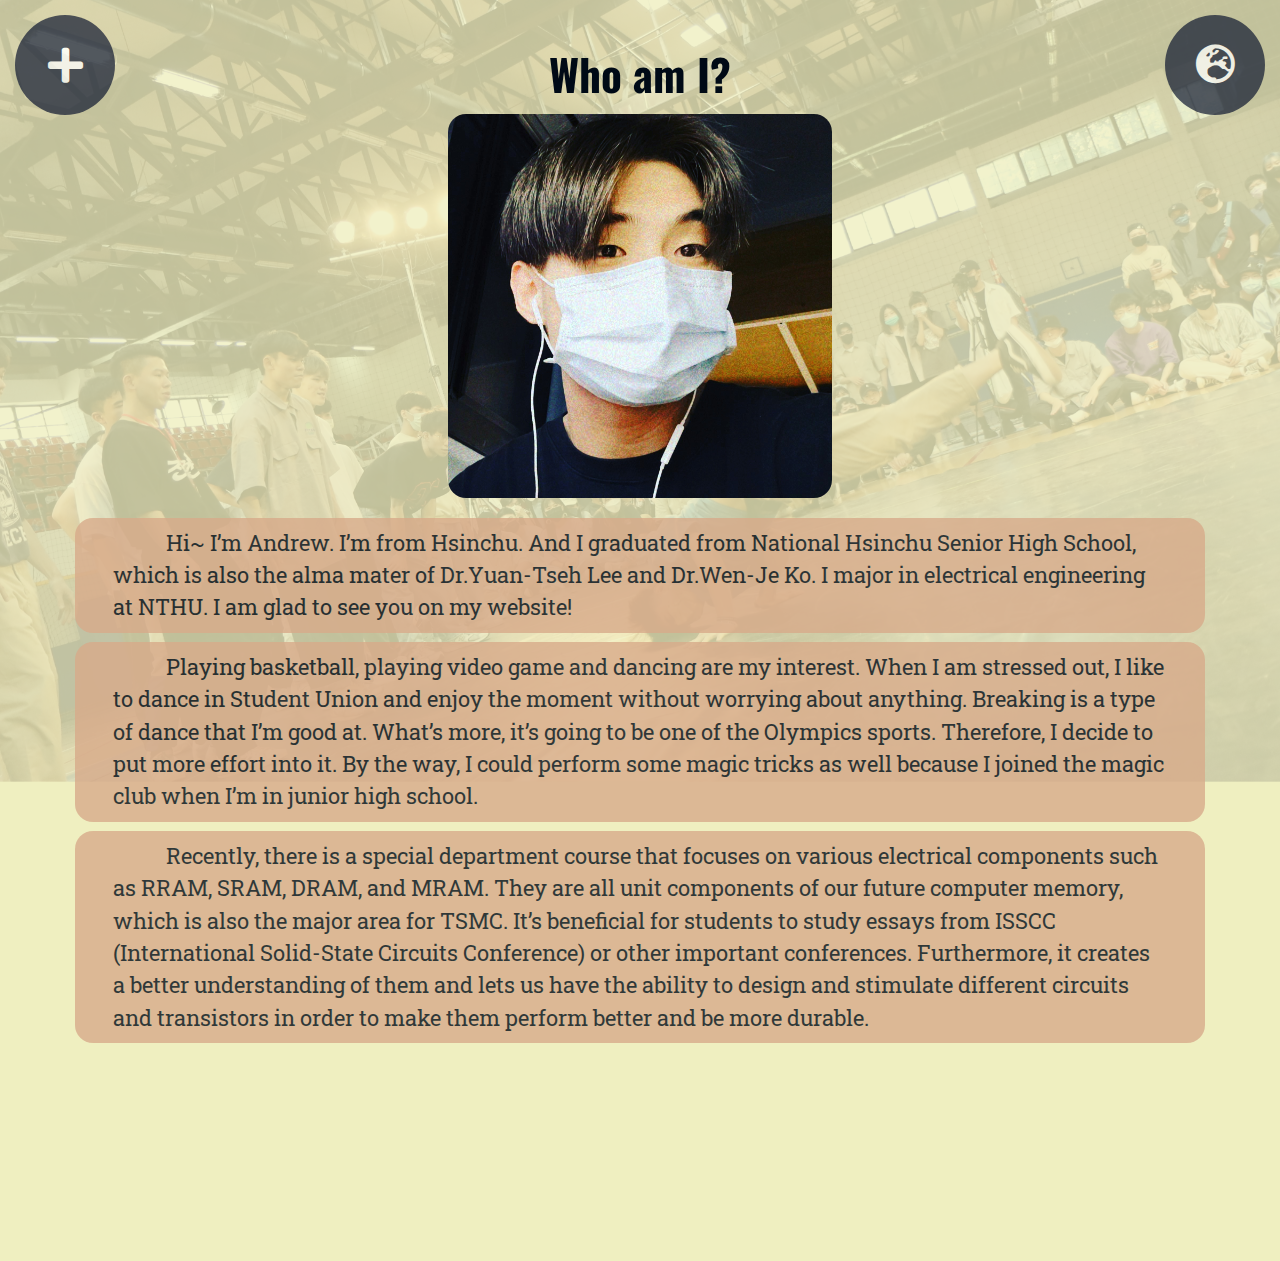
<file: personal/autobiography.html>
<!DOCTYPE html>
<html>

<head>
    <title class="en">Autobiography</title>
    <meta charset="utf-8">
    <link rel="stylesheet" href="style.css">
    <link rel='stylesheet' href='https://fonts.googleapis.com/css2?family=Poppins:wght@600&display=swap'>
    <link rel='stylesheet' href='https://cdnjs.cloudflare.com/ajax/libs/font-awesome/5.15.2/css/all.min.css'>
    <script src="https://code.jquery.com/jquery-3.6.1.min.js"></script>
    <link rel="icon" href="./img/autoicon.png" type="image/x-icon">
    <style>

    </style>
</head>

<body>
    <img src="./img/Background.jpg" />
    <div class="menu">
        <a href="index.html"><i class="fas fa-home"></i></a>
        <a href="autobiography.html"><i class="fas fa-user"></i></a>
        <a href="gameIntro.html"><i class="fas fa-gamepad"></i></a>
        <a href="info.html"><i class="fas fa-info"></i></a>
        <button id="toggle-btn">
            <i class="fas fa-plus"></i>
        </button>
        <button id="translate-btn">
            <span class="ch"><i class="fas fa-globe-asia"></i></span>
            <span class="en"><i class="fas fa-globe-europe"></i></span>
        </button>
        <button id="backToTop-btn">
            <i class="fas fa-chevron-up"></i>
        </button>
    </div>
    <article style="padding: 2vh 5vw;">
        <h1 style="text-align: center;" class="en">Who am I?</h1>
        <h1 style="text-align: center;" class="ch">我是誰?</h1>
        <figure style="text-align: center;">
            <img class="me" src="img/auto1.jpg" />
        </figure>
        <section class="ch">
            <p>你好，我是陳永駿，來自新竹畢業於新竹高中，也就是李遠哲與柯文哲的母校喔。目前就讀於清華大學電機系。很高興您來造訪我的網站~</p>
            <p>我平常喜歡打球、打電動和跳舞。當壓力大時，在活中跳舞總能讓我放下一切重擔，暫時享受片刻的寧靜。Breaking是我最擅長的舞風，且這項運動也將成為新的奧運項目之一。因此，我也花很多心力在練舞上。順帶一提的是，我也會變一點小魔術因為國中有參加過魔術社。
            </p>
            <p>我在系上有做一項電機系教授開設的專題課，主要是在設計與模擬不一樣的電子元件，像是RRAM、SRAM、DRAM還有MRAM，這些都是電腦記憶體的未來基礎，也是台積電主要涉略的領域。在讀ISSCC
                (International Solid-State Circuits Conference)
                或者是其他國際會議的論文時，我學到很多東西。不僅如此，在設計與模擬各種電路與電晶體上，我有更深的體會，也了解到如何讓他們有更好的耐用度與表現。</p>
            <p>個人對程式語言也很有興趣，我喜歡寫不同功能的程式並用他們解決生活中的問題。我學習過C, C++, C#(Unity), python,
                與組合語言。這是我第一次寫網頁，發現網頁設計上面有好多細節，且與美感息息相關，且任何調整都可能帶給他全新的樣貌。</p>
        </section>
        <section class="en">
            <p>Hi~ I’m Andrew. I’m from Hsinchu. And I graduated from National Hsinchu Senior High School, which is also
                the alma mater of Dr.Yuan-Tseh Lee and Dr.Wen-Je Ko. I major in electrical engineering at NTHU. I am
                glad to see you on my website!</p>
            <p>Playing basketball, playing video game and dancing are my interest. When I am stressed out, I like to
                dance in Student Union and enjoy the moment without worrying about anything. Breaking is a type of dance
                that I’m good at. What’s more, it’s going to be one of the Olympics sports. Therefore, I decide to put
                more effort into it. By the way, I could perform some magic tricks as well because I joined the magic
                club when I’m in junior high school.</p>
            <p>Recently, there is a special department course that focuses on various electrical components such as
                RRAM, SRAM, DRAM, and MRAM. They are all unit components of our future computer memory, which is also
                the major area for TSMC. It’s beneficial for students to study essays from ISSCC (International
                Solid-State Circuits Conference) or other important conferences. Furthermore, it creates a better
                understanding of them and lets us have the ability to design and stimulate different circuits and
                transistors in order to make them perform better and be more durable.</p>
            <p>When it comes to programming, I am also interested in writing different programs to solve the problems in
                our lives. I learned C, C++, C# for Unity, python and assembly language. To sum up, this is the first
                time I learn how to code Html, JavaScript and C# for web design. And I discover that it has so much
                details to do with our aesthetic feeling when I am designing it. In that case, we could have totally
                different website that have brand new appearance.</p>
        </section>
    </article>
</body>
<script src="./script.js"></script>

</html>
</file>
<file: analysis/style.css>
@import url('https://fonts.googleapis.com/css2?family=Lora&family=Poppins&family=Source+Sans+Pro&display=swap');

* {
	box-sizing: border-box;
	margin: 0;
	padding: 0;
}

html {
	height: 100%;
	width: 100%;
}

body {
	min-height: 100%;
	width: 100%;
	overflow-x: hidden;
	background-color: white;
	color: #000a16;
	font-family: Lora, serif;
	font-size: 2.4vh;
	line-height: 3.6vh;
}

h1, h2, h3 {
	font-family: Poppins, sans-serif;
}

h1 {
	font-size: 4.8vh;
	line-height: 7.2vh;
	margin: 1vh 0;
}

h2 {
	font-size: 3.6vh;
	line-height: 5.4vh;
	margin: 0.8vh 0;
}

h3 {
	font-size: 3vh;
	line-height: 4.5vh;
	margin: 0.5vh 0;
}

nav {
	position: fixed;
	z-index: 999;
	top: 10px;
	left: 10px;
	text-align: center;
	font-family: Poppins, sans-serif;
	font-size: 2vh;
	line-height: 3vh;
}

nav > a {
	display: inline-block;
	vertical-align: middle;
	background-color: #323232;
	color: white;
	text-decoration: none;
	opacity: 0.6;
	cursor: pointer;
	transition: opacity 0.3s ease-out;
}

nav > a:first-of-type {
	padding: 2px 10px;
}

nav > a:visited {
	color: white;
}

nav > a:hover {
	opacity: 1;
	transition: opacity 0.5s ease-out;
}

nav > a:not(:first-of-type) {
	width: 0;
	overflow-x: hidden;
	white-space: nowrap;
	transition: width 0.3s ease-out;
}

nav > a.open {
	width: 12vw;
	padding: 2px 10px;
	border-left: 2px solid white;
	transition: width 0.5s ease-out;
}

nav > a > span {
	transition: all 0.3s ease-out;
}

nav > a > span.rotated {
	transform: rotate(45deg);
	transition: all 0.5s ease-out;
}

article {
	margin: 1.5vh 0;
	padding: 1vh 5vw;
}

section {
	margin: 1.2vh 0;
}

section > p {
	text-indent: 5%;
}

p {
	margin: 0.2vh 0;
}

a, a:visited {
	color: #323232;
	text-decoration: underline;
}
</file>
<file: personal/style.css>
@import url('https://fonts.googleapis.com/css2?family=Lora&family=Poppins&family=Source+Sans+Pro&display=swap');
@import url('https://fonts.googleapis.com/css2?family=Oswald&family=Roboto+Slab&display=swap');

* {
    padding: 0;
    margin: 0;
    box-sizing: border-box;
}

html {
    height: 100%;
    width: 100%;
}

body {
    min-height: 100%;
    width: 100%;
    overflow-x: hidden;
    background-color: #efefc0;
    color: #000a16;
    font-family: 'Roboto Slab', serif;
    font-size: 2.4vh;
    line-height: 3.6vh;
}

body>img {
    position: fixed;
    z-index: -999;
    width: 100%;
    opacity: 0.2;
    transform: translateY(-10%);
}

h1,
h2,
h3 {
    font-family: 'Oswald', sans-serif;
}

h1 {
    font-size: 4.8vh;
    line-height: 7.2vh;
    margin: 1vh 0;
}

h2 {
    font-size: 3.6vh;
    line-height: 5.4vh;
    margin: 0.8vh 0;
}

h3 {
    font-size: 3vh;
    line-height: 4.5vh;
    margin: 0.5vh 0;
}

article {
    margin: 1.5vh 0;
    padding: 1vh 10vw;
}

section {
    margin: 1.2vh;
}

section > p {
    text-indent: 5%;
    background-color: rgb(215, 170, 138);
    border-radius: 2vh;
    opacity: 0.8;
}

section > p:not(.frontPage) {
    position: relative;
    top: 20px;
    opacity: 0;
    display: block;
}

p {
    margin: 1vh 0;
    padding: 1vh 3vw;
}

a,
a:visited {
    color: #323232;
    text-decoration: underline;
}

#toggle-btn,
.menu a {
  display: grid;
  place-items: center;
  border-radius: 50%;
  z-index: 999;
}

#toggle-btn:hover {
  opacity: 1;
  cursor: pointer;
}

#toggle-btn {
  position: fixed;
  background-color: #0f1730;
  height: 100px;
  width: 100px;
  top: 15px;
  left: 15px;
  color: #ffffff;
  font-size: 40px;
  border: none;
  transition: 0.3s;
  opacity: 0.7;
  z-index: 999;
}

.menu a {
  position: fixed;
  background-color: lightslategrey;
  height: 70px;
  width: 70px;
  top: 30px;
  left: 30px;
  font-size: 22px;
  color: white;
  text-decoration: none;
  transition: 0.5s;
  opacity: 0;
}

.active {
  transform: rotate(45deg);
}

.menu a.show {
  opacity: 0.6;
}

.menu a.show:hover {
  opacity: 1;
}

figure>img {
    border-radius: 2vh;
}

img.me {
    width: 30vw;
}

.ch {
    display: none;
}

#translate-btn {
    position: fixed;
    background-color: #0f1730;
    height: 100px;
    width: 100px;
    top: 15px;
    right: 15px;
    color: #ffffff;
    font-size: 40px;
    border: none;
    transition: 0.3s;
    opacity: 0.7;
    z-index: 999;
    border-radius: 50%;
}

#backToTop-btn {
    display: none;
    position: fixed;
    background-color: #0f1730;
    height: 100px;
    width: 100px;
    bottom: 15px;
    right: 15px;
    color: #ffffff;
    font-size: 40px;
    border: none;
    transition: 0.3s;
    opacity: 0.7;
    z-index: 999;
    border-radius: 50%;
}

#backToTop-btn:hover {
    opacity: 1;
    cursor: pointer;
}

#translate-btn:hover {
    opacity: 1;
    cursor: pointer;
}

.info-block {
    background-color: lightblue;
    color: #0f1730;
    position: absolute;
    display: block;
    margin: auto;
    padding: 15px 0;
    border-radius: 2vh;
    width: 320px;
    text-align: center;
    font-family: 'Oswald', sans-serif;
    font-size: 20px;
    text-decoration: none;
    z-index: 999;
}

#insta-link {
    left: 0;
    right: 0;
    top: 40vh;
}

#face-link {
    left: 0;
    right: 0;
    top: 60vh;
}

@media only screen and (max-width: 1200px) {
    body>img {
        width: auto;
        height: 120%;
    }
}

@media only screen and (max-width: 800px) {
    #toggle-btn {
      height: 50px;
      width: 50px;
      top: 15px;
      left: 15px;
      font-size: 20px;
    }
    
    .menu a {
      height: 35px;
      width: 35px;
      top: 30px;
      left: 30px;
      font-size: 11px;
    }

    img.me {
        width: 30vw;
    }

    #translate-btn {
        height: 50px;
        width: 50px;
        font-size: 20px;
    }

    #backToTop-btn {
        height: 50px;
        width: 50px;
        font-size: 20px;
    }

    article {
        margin: 1.5vh 0;
        padding: 1vh 6vw;
    }
}
</file>
